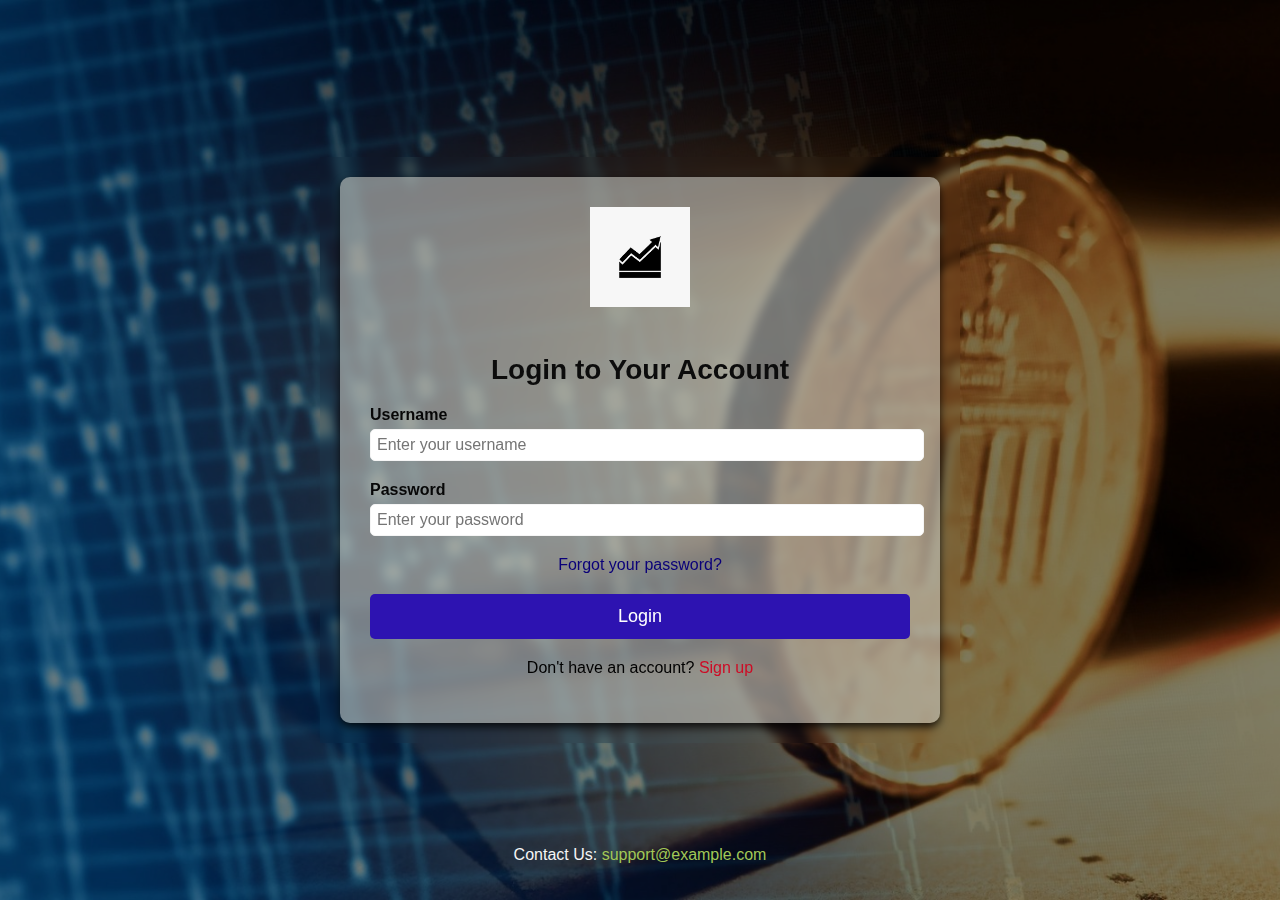
<file: WebDev/1)Personel Finance Dashboard/index.html>
<!DOCTYPE html>
<html lang="en">
<head>
    <meta charset="UTF-8">
    <meta name="viewport" content="width=device-width, initial-scale=1.0">
    <title>Finance Login</title>
    <link rel="stylesheet" href="index.css">
</head>
<body>
    <div class="background">
        <div class="overlay">
            <div class="login-container">
                <div class="login-box">
                    <img src="logo.jpg" alt="Finance Logo" class="logo">
                    <h2>Login to Your Account</h2>
                    <form action="#">
                        <div class="input-group">
                            <label for="username">Username</label>
                            <input type="text" id="username" name="username" placeholder="Enter your username" required>
                        </div>
                        <div class="input-group">
                            <label for="password">Password</label>
                            <input type="password" id="password" name="password" placeholder="Enter your password" required>
                        </div>
                        <div class="forgot-password">
                            <a href="#">Forgot your password?</a>
                        </div>
                        <button type="submit" ><a href="http://127.0.0.1:5500/mainpage.html"class="submit" >Login</a></button>
                    </form>
                    <div class="signup-link">
                        <p>Don't have an account? <a href="#">Sign up</a></p>
                    </div>
                </div>
            </div>
        </div>
        <footer class="contact">
            <p>Contact Us: <a href="mailto:support@example.com">support@example.com</a></p>
        </footer>
    </div>
</body>
</html>
</file>
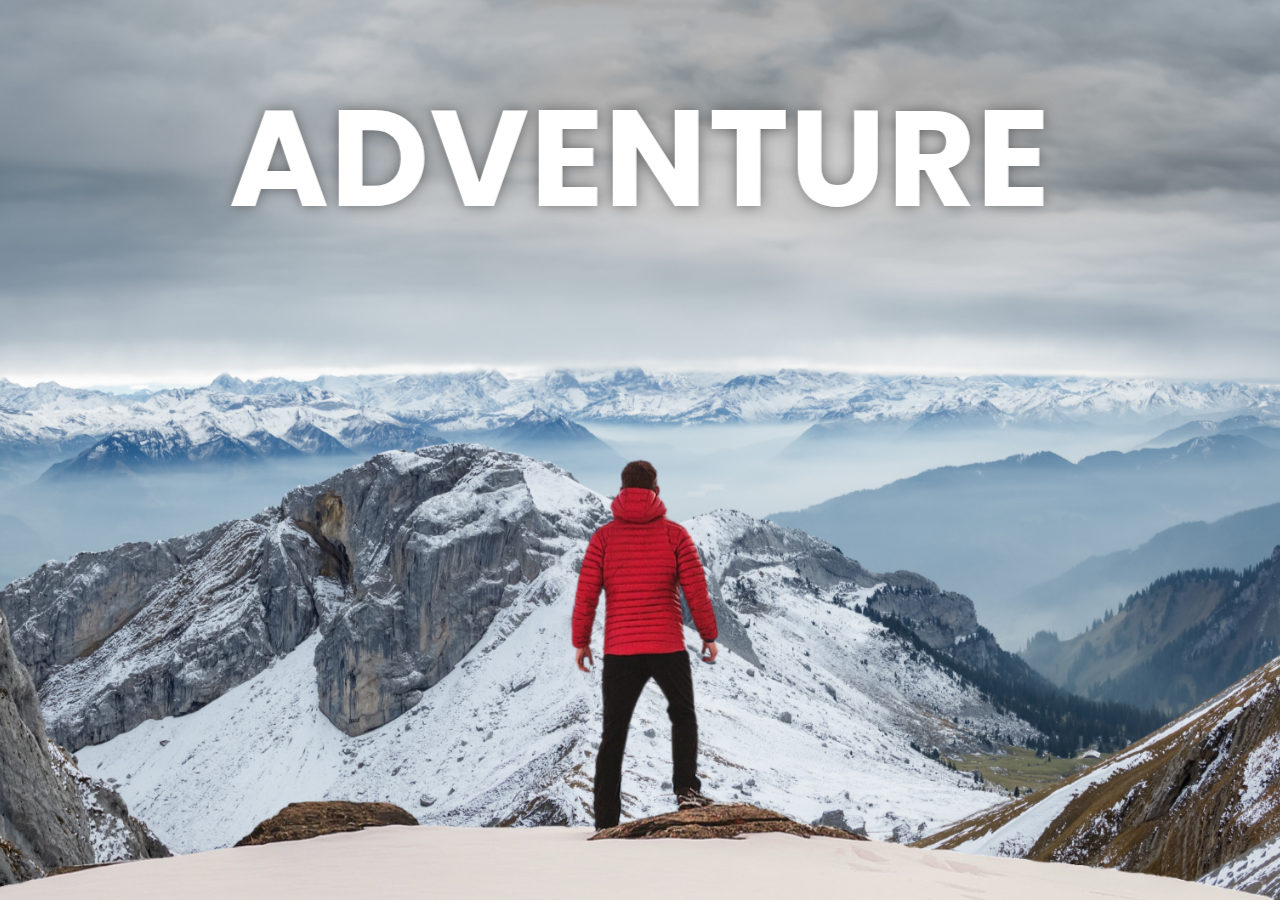
<file: WebDev/2)Parallax Effect/index.html>
<!DOCTYPE html>
<html lang="en">

<head>
    <meta charset="UTF-8">
    <meta http-equiv="X-UA-Compatible" content="IE=edge"/>
    <meta name="viewport" content="width=device-width, initial-scale=1.0">
    <link rel="stylesheet" href="style.css">
    <title>Parallax Effect</title>
</head>

<body>
    <div id="wrapper">

        <div class="container">
            <img src="background.png" alt="background" id="background" class="background">
            <img src="foreground.png" alt="foreground" id="foreground" class="foreground">
            <h1>ADVENTURE</h1>
        </div>

        <section>
            <h2 class="secHeading">Adventure Time!</h2>
            <p class="text">
                Adventure sports are thrilling activities that offer an escape from routine life. These sports test your physical and mental limits, offering a unique experience of excitement, challenge, and adventure. Engaging in adventure sports allows individuals to connect with nature, while exploring their personal boundaries. Whether you're climbing a mountain, paddling down a rapid, or flying through the sky, the adrenaline rush of adventure sports is undeniable. These activities bring a sense of freedom and exhilaration, encouraging individuals to push their limits and explore the world from new perspectives.
            </p>

            <div class="bg bg1">
                <h2 class="desc">BIKING</h2>
            </div>
            <p class="text">
                Biking is an exciting outdoor activity that involves riding a bicycle through various terrains such as mountains, forests, and trails. Whether it’s mountain biking or road cycling, biking provides a full-body workout while immersing you in nature. The thrill of navigating tough trails and racing against others brings a sense of adventure. It’s a sport that offers both competition and relaxation, and can be enjoyed individually or as part of a group. Biking also allows you to explore new areas, making it one of the best ways to stay active while discovering new places.
            </p>

            <div class="bg bg2">
                <h2 class="desc">PARA GLIDING</h2>
            </div>
            <p class="text">
                Paragliding is an exhilarating airborne sport where individuals launch into the air with a lightweight, non-motorized glider. The experience offers a bird’s-eye view of the world, with riders soaring through the sky while being controlled by wind currents. Paragliding is often done in scenic locations such as mountains or coastal cliffs, providing breathtaking views. It’s a sport that requires both physical and mental skill, as the glider must be controlled while navigating air currents. Whether you're flying solo or tandem, paragliding offers an unforgettable sense of freedom.
            </p>

            <div class="bg bg3">
                <h2 class="desc">SURFING</h2>
            </div>
            <p class="text">
                Surfing is a water sport where riders balance on a surfboard while riding waves in the ocean. It requires coordination, timing, and an understanding of ocean currents to ride the waves successfully. Surfing can be done on both small and large waves, offering a variety of challenges. It’s a popular sport among thrill-seekers and is often seen as a way to connect with nature. The experience of catching a wave and riding it to the shore is exhilarating. Surfing is more than just a sport; it's a lifestyle and a community, uniting people who share a love for the ocean.
            </p>

            <div class="bg bg4">
                <h2 class="desc">SKYDIVING</h2>
            </div>
            <p class="text">
                Skydiving is an extreme sport where individuals jump from an aircraft at high altitudes, free-falling before deploying a parachute to slow the descent. The experience offers an adrenaline rush like no other, as participants plummet toward the earth at speeds exceeding 120 mph. The freefalling portion of the jump lasts for a brief time, but the sense of freedom and excitement is unmatched. Skydiving can be done solo or with a tandem instructor, and it is often performed over scenic landscapes, providing breathtaking views from thousands of feet in the air.
            </p>

            <div class="bg bg5">
                <h2 class="desc">MOUNTAIN CLIMBING</h2>
            </div>
            <p class="text">
                Mountain climbing is a physically demanding activity that involves scaling mountains or cliffs, often requiring special equipment and skill. The challenge of mountain climbing is both mental and physical, as climbers must navigate steep slopes, rocky terrain, and unpredictable weather conditions. Each ascent provides a unique set of obstacles and risks. Reaching the summit offers a sense of achievement and accomplishment, and the stunning views from the top are the perfect reward for the hard work. It is a sport that fosters teamwork and determination, as many climbs require collaboration among climbers.
            </p>

        </section>
    </div>
</body>
</html>
</file>
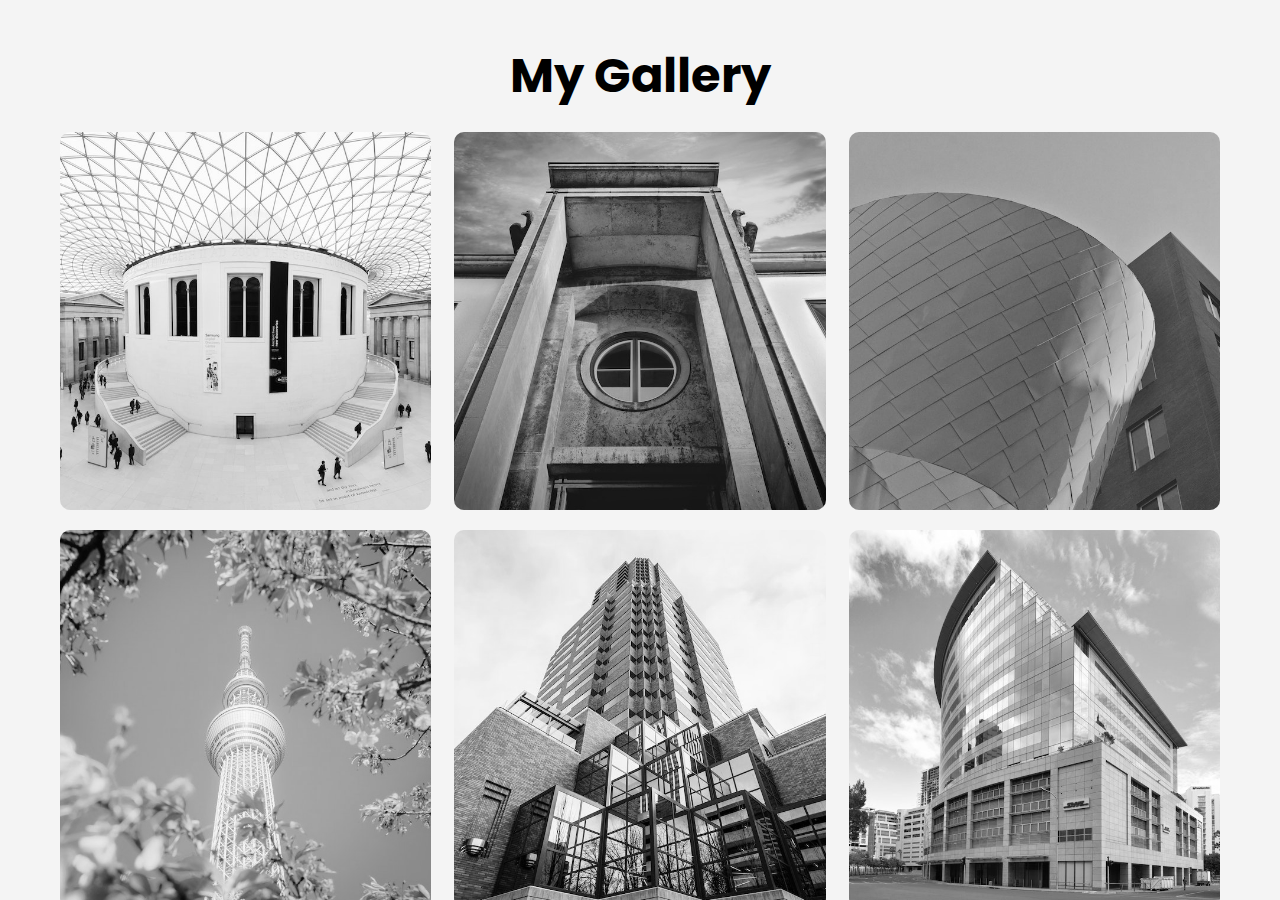
<file: WebDev/3)Image Gallery/index.html>
<!DOCTYPE html>
<html lang="en">
  <head>
    <meta charset="UTF-8" />
    <meta http-equiv="X-UA-Compatible" content="IE=edge" />
    <meta name="viewport" content="width=device-width, initial-scale=1.0" />
    <title>My Gallery</title>

    <!-- Link Style  -->
    <link rel="stylesheet" href="style.css" />

    <!-- Add Favicon  -->
    <link rel="shortcut icon" href="favicon.ico" />
  </head>
  <body>
    <div class="wrapper">
      <div class="container">
        <h1>My Gallery</h1>

        <div class="gallery">
          <figure class="card">
            <img src="image1.jpg" />
            <figcaption>Image 1</figcaption>
          </figure>

          <figure class="card">
            <img src="image2.jpeg" />
            <figcaption>Image 2</figcaption>
          </figure>

          <figure class="card">
            <img src="image3.jpeg" />
            <figcaption>Image 3</figcaption>
          </figure>

          <figure class="card">
            <img src="image4.jpeg" />
            <figcaption>Image 4</figcaption>
          </figure>

          <figure class="card">
            <img src="image5.jpeg" />
            <figcaption>Image 5</figcaption>
          </figure>

          <figure class="card">
            <img src="image6.jpeg" />
            <figcaption>Image 6</figcaption>
          </figure>

          <figure class="card">
            <img src="image7.jpeg" />
            <figcaption>Image 7</figcaption>
          </figure>

          <figure class="card">
            <img src="image8.jpeg" />
            <figcaption>Image 8</figcaption>
          </figure>

          <figure class="card">
            <img src="image9.jpeg" />
            <figcaption>Image 9</figcaption>
          </figure>

          <figure class="card">
            <img src="image10.jpg" />
            <figcaption>Image 10</figcaption>
          </figure>

          <figure class="card">
            <img src="image11.jpg" />
            <figcaption>Image 11</figcaption>
          </figure>

          <figure class="card">
            <img src="image12.jpg" />
            <figcaption>Image 12</figcaption>
          </figure>

          <figure class="card">
            <img src="image13.jpg" />
            <figcaption>Image 13</figcaption>
          </figure>
          <figure class="card">
            <img src="image14.jpg" />
            <figcaption>Image 14</figcaption>
          </figure>

          <figure class="card">
            <img src="image15.jpg" />
            <figcaption>Image 15</figcaption>
          </figure>
        </div>
      </div>
    </div>
  </body>
</html>
</file>
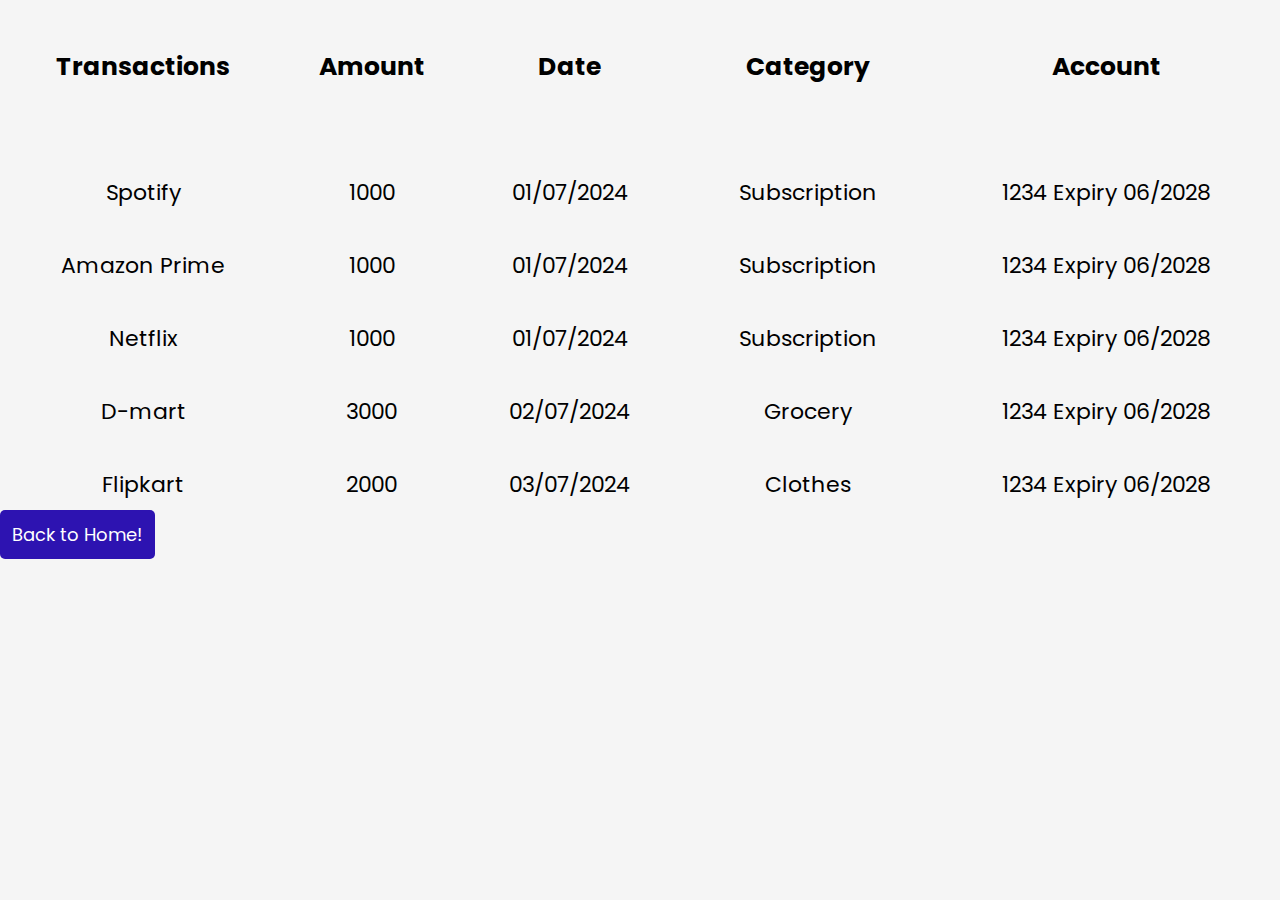
<file: WebDev/1)Personel Finance Dashboard/transaction.html>
<!DOCTYPE html>
<html lang="en">
  <head>
    <meta charset="UTF-8" />
    <meta name="viewport" content="width=device-width, initial-scale=1.0" />
    <title>Transaction</title>
    <link rel="stylesheet" href="transaction.css">
    <link rel="stylesheet" href="https://cdnjs.cloudflare.com/ajax/libs/font-awesome/6.6.0/css/all.min.css" integrity="sha512-Kc323vGBEqzTmouAECnVceyQqyqdsSiqLQISBL29aUW4U/M7pSPA/gEUZQqv1cwx4OnYxTxve5UMg5GT6L4JJg==" crossorigin="anonymous" referrerpolicy="no-referrer" />
  </head>
  <body>
    <div>
      <table>
        <tr>
          <th>Transactions</th>
          <th>Amount</th>
          <th>Date</th>
          <th>Category</th>
          <th>Account</th>
        </tr>
        <tr>
          <td><i style="color: green;" class="fa-brands fa-spotify"></i>   Spotify</td>
          <td>1000</td>
          <td>01/07/2024</td>
          <td>Subscription</td>
          <td><i style="color: rgb(50, 145, 233)"; class="fa-brands fa-cc-visa"></i> 1234 Expiry 06/2028</td>
        </tr>
        <tr>
          <td><i style="color: rgb(188, 208, 32);" class="fa-brands fa-amazon"></i>   Amazon Prime</td>
          <td>1000</td>
          <td>01/07/2024</td>
          <td>Subscription</td>
          <td><i style="color: rgb(50, 145, 233)"; class="fa-brands fa-cc-visa"></i> 1234 Expiry 06/2028</td>
        </tr>
        <tr>
          <td><i style="color: red;" class="fa-solid fa-n"></i>   Netflix</td>
          <td>1000</td>
          <td>01/07/2024</td>
          <td>Subscription</td>
          <td><i style="color: red"; class="fa-brands fa-cc-mastercard"></i> 1234 Expiry 06/2028</td>
        </tr>
        <tr>
          <td><i style="color: green;" class="fa-solid fa-d"></i>   D-mart</td>
          <td>3000</td>
          <td>02/07/2024</td>
          <td>Grocery</td>
          <td><i style="color: rgb(50, 145, 233);" class="fa-brands fa-cc-visa"></i> 1234 Expiry 06/2028</td>
        </tr>
        <tr>
          <td><i style="color: blue;" class="fa-regular fa-f"></i>   Flipkart</td>
          <td>2000</td>
          <td>03/07/2024</td>
          <td>Clothes</td>
          <td><i style="color: red;" class="fa-brands fa-cc-mastercard"></i>  1234 Expiry 06/2028</td>
        </tr>
      </table>
      <div >
        <a href="http://127.0.0.1:5500/mainpage.html"class="button">Back to Home!</a>
    </div>
    </div>
  </body>
</html>
</file>
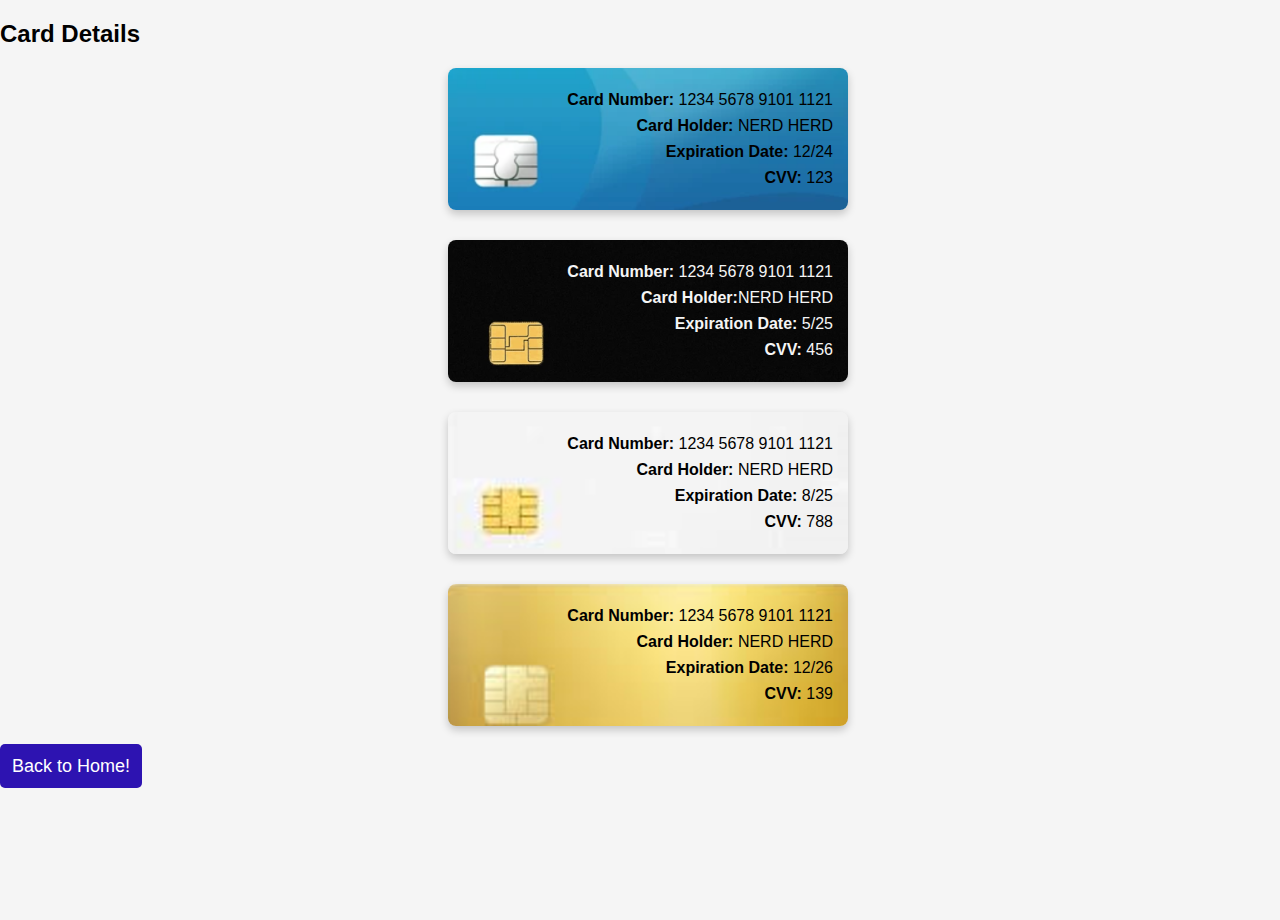
<file: WebDev/1)Personel Finance Dashboard/wallets.html>
<!DOCTYPE html>
<html lang="en">
<head>
    <meta charset="UTF-8">
    <meta name="viewport" content="width=device-width, initial-scale=1.0">
    <title>Credit Card Showcase</title>
    <link rel="stylesheet" href="wallets.css">
</head>
<body>
    <header><h2>Card Details</h2></header>
    <div class="card-container">
        <div class="card-details" id="c0">
            <p><strong>Card Number:</strong> 1234 5678 9101 1121</p>
            <p class="holder"><strong>Card Holder:</strong>  NERD HERD</p>
            <p><strong>Expiration Date:</strong> 12/24</p>
            <p><strong>CVV:</strong> 123</p>
        </div></div>
        <div class="card-container"><div class="card-details" id="c1">
            <p><strong>Card Number:</strong> 1234 5678 9101 1121</p>
            <p class="holder"><strong>Card Holder:</strong>NERD HERD</p>
            <p><strong>Expiration Date:</strong> 5/25</p>
            <p><strong>CVV:</strong> 456</p>
        </div></div>
        <div class="card-container"><div class="card-details" id="c2">
            <p><strong>Card Number:</strong> 1234 5678 9101 1121</p>
            <p class="holder"><strong>Card Holder:</strong> NERD HERD</p>
            <p><strong>Expiration Date:</strong> 8/25</p>
            <p><strong>CVV:</strong> 788</p>
        </div></div>
        <div class="card-container"><div class="card-details" id="c3">
            <p><strong>Card Number:</strong> 1234 5678 9101 1121</p>
            <p class="holder"><strong>Card Holder:</strong> NERD HERD</p>
            <p><strong>Expiration Date:</strong> 12/26</p>
            <p><strong>CVV:</strong> 139</p>
        </div></div>
        <div>
            <a href="http://127.0.0.1:5500/mainpage.html" class="button">Back to Home!</a>
        </div>
</body>
</html>
</file>
<file: WebDev/1)Personel Finance Dashboard/index.css>
body, html {
    margin: 0;
    padding: 0;
    height: 100%;
    font-family: Arial, sans-serif;
}

.background {
    background: url('bg.jpg') no-repeat center center fixed;
    background-size: cover;
    height: 100%;
    display: flex;
    flex-direction: column;
    justify-content: center;
    position: relative;
}

.overlay {
    background: rgba(0, 0, 0, 0.5); /* Dark overlay for better text readability */
    display: flex;
    justify-content: center;
    align-items: center;
    height: 100%;
}

.login-container {
    display: flex;
    justify-content: center;
    align-items: center;
    width: 100%;
    max-width: 600px;
    padding: 20px;
    backdrop-filter: blur(5px);
}

.login-box {
    width: 100%;
    padding: 30px;
    background: #cdcdc693;
    border-radius: 10px;
    box-shadow: 0 4px 8px rgba(0, 0, 0, 0.8);
    text-align: center;
    /* backdrop-filter: blur(500px); */
}

.logo {
    width: 100px;
    margin-bottom: 20px;
}

.login-box h2 {
    margin-bottom: 20px;
    font-size: 28px;
    color: #0c0c0c;
    /* backdrop-filter: blur(50px); */
}

.input-group {
    margin-bottom: 20px;
    text-align: left;
}

.input-group label {
    display: block;
    margin-bottom: 5px;
    font-weight: bold;
    color: #070707;
}

.input-group input {
    width: 100%;
    padding: 6px;
    border: 1px solid whitesmoke;
    border-radius: 5px;
    font-size: 16px;
}

.input-group input:focus {
    border-color: #2a0b87;
    outline: none;
}

.forgot-password {
    margin-bottom: 20px;
}

.forgot-password a {
    color: #0a0079;
    text-decoration: none;
}

.forgot-password a:hover {
    text-decoration: underline;
}

button {
    width: 100%;
    padding: 12px;
    border: none;
    border-radius: 5px;
    background: #2d13b1;
    color: whitesmoke;
    font-size: 18px;
    cursor: pointer;
    transition: background 0.3s;
}

button:hover {
    background: #03004d;
}

.signup-link {
    margin-top: 20px;
}

.signup-link a {
    color: #cd0c26;
    text-decoration: none;
}

.signup-link a:hover {
    text-decoration: underline;
}

.contact {
    position: absolute;
    bottom: 20px;
    width: 100%;
    text-align: center;
    color: whitesmoke;
}

.contact a {
    color: #a1c857;
    text-decoration: none;
}

.contact a:hover {
    text-decoration: underline;
}
.submit{
    text-decoration: none;
    color:white;
}
</file>
<file: WebDev/2)Parallax Effect/style.css>
/* Apply Poppins font globally */
@import url('https://fonts.googleapis.com/css2?family=Poppins:wght@600&display=swap');

* {
    margin: 0;
    padding: 0;
    box-sizing: border-box;
    font-family: 'Poppins', sans-serif; /* Applied font-family globally */
    scroll-behavior: smooth;
}

#wrapper{
    height: 100vh;
    /* overflow-y: auto; */
    overflow-x: hidden;     /* to disable scrolling in x direction */
    perspective: 10px;
}

.container{
    position: relative;
    height: 100%;
    display: flex;
    justify-content: center;
    align-items: center;
    transform-style: preserve-3d;     /* to enable 3d effects or to enable perspective */
    z-index: -1;
}

.background,.foreground{
    position: absolute;    /* to overlap the images */
    height: 100vh;
    width: 100%;
    object-fit: cover;     /* used to specify how an img or video should be resized to fit its container */
    z-index: -1;     /* to make the adventure heading at the top of images (z-index of heading is 0) */
}

#background{
    transform: translateZ(-39px)  scale(5);     /* to get the parallax effect */     /* Use -39 */
}

#foreground{
    transform: translateZ(-20px) scale(3);     /* to get the parallax effect */
}


/* Data given by UI/UX designer  */
.container h1{
    position: absolute;
    top: 3.5rem;
    left: 50%;
    transform: translateX(-50%);
    text-transform: uppercase;
    font-size: 8.5rem;
    letter-spacing: 1.5px;
    color: white;
    text-shadow: 0 0 15px rgba(0, 0, 0, 0.5), 0 0 25px rgba(255, 255, 255, 0.3);
}

section{
    background-color: rgb(45,45,45);
    color: white;
    padding: 5rem 0;
}

.secHeading{
    font-size: 5rem;
    padding: 0 10rem;
}

.desc{
    position: absolute;
    background-color: white;
    padding: 0.5rem 2.5rem;
    color: black;
    top: 50%;
    left: 50%;
    transform: translate(-50%,-50%);
    border-radius: 8px;
    font-size: 3.5rem;
    font-weight: 600;
}

.text{
    font-size: 1.5rem;
    padding: 0 10rem;
    margin: 5rem 0;
    letter-spacing: 1px;
}

.bg1{
    background-image: url(sport-1.jpg);
}
.bg2{
    background-image: url(sport-2.jpg);
}
.bg3{
    background-image: url(sport-3.jpg);
}
.bg4{
    background-image: url(sport-4.jpg);
}
.bg5{
    background-image: url(sport-5.jpg);
}

.bg{
    position: relative;
    width: 100%;
    background-attachment: fixed;/* to fix the background img while scrolling */
    background-position: center;    /* to make background img center */
    background-size: cover;    /* backgound img covers the whole box */
    height: 500px;

}
</file>
<file: WebDev/3)Image Gallery/style.css>
@import url("https://fonts.googleapis.com/css2?family=Poppins:wght@200;300;400;500;600;700;800&display=swap");

* {
    padding: 0;
    margin: 0;
    box-sizing: border-box;
}

html,body {
    font-family: "Poppins", sans-serif;
    background-color: #f4f4f4;
}

.wrapper {
    height: 100vh;
    overflow-x: hidden;
    overflow-y: auto;
  
}

.container {
    height: 100%;
    max-width: 1200px;
    margin: 0 auto;    /* to equal left and right margin */
    padding: 20px;
}

.container h1{
    margin: 20px 0;
    text-align: center;
    margin-bottom: 20px;
    font-size: 3rem;
}
.gallery{
    display: flex;
    flex-wrap: wrap;
    justify-content: space-between;
}
.card{
    width: 32%;
    position: relative;
    margin-bottom: 20px;
    border-radius: 10px;
    overflow: hidden;
}
.card img{
    height: 100%;
    width: 100%;
    filter: grayscale(100%);
    box-shadow: 0 0 20px #333;
    object-fit: cover;
}
.card:hover{
    transform: scale(1.03);
    filter: drop-shadow(0 0 10px #333);
    transition: 0.4s;
}
.card:hover img{
    filter: grayscale(0%);
    transition: 0.7s;
}

.card figcaption{
    position: absolute;
    bottom: 0;
    left: 0;
    padding: 25px;
    width: 100%;
    height: 20%;
    font-size: 16px;
    font-weight: 500;
    text-align: center;
    color: #fff;
    opacity: 0;
    border-radius: 0 0 10px 10px;
    background: linear-gradient(0deg,rgba(0,0,0,0.4)0%,rgba(255,255,255 ,0) 100%);
    transition: 1.2s;
} 
.card:hover figcaption
{
    opacity: 1;
    transform: scale(1.1);
}
</file>
<file: WebDev/1)Personel Finance Dashboard/transaction.css>
@import url('https://fonts.googleapis.com/css2?family=Poppins:ital,wght@0,100;0,200;0,300;0,400;0,500;0,600;0,700;0,800;0,900;1,100;1,200;1,300;1,400;1,500;1,600;1,700;1,800;1,900&display=swap');
body {
    margin: 0;
    padding: 0;
    box-sizing: border-box;
    font-family: 'Poppins';
    margin-top: 40px;
    background-color: whitesmoke;
}

table {
    width: 100%;
    border-collapse: collapse;
}

th, td {
    /* border: 1px solid #ddd; */
    padding: 8px;
    text-align: left;
}

th {
    /* background-color: #f2f2f2; */
    font-size: 25px;
    padding-bottom: 70px;
    text-align: center;
}
td{
    font-size: 22px;
    padding: 20px;
    text-align: center;
}
.button {
    width: 100%;
    padding: 12px;
    border: none;
    border-radius: 5px;
    background: #2d13b1;
    color: whitesmoke;
    font-size: 18px;
    cursor: pointer;
    transition: background 0.3s;
    text-decoration: none;
    color: white;
    align-items: center;
}

.button:hover {
    background: #03004d;
}
</file>
<file: WebDev/1)Personel Finance Dashboard/wallets.css>
body {
    font-family: Arial, sans-serif;
    /* display: flex; */
    justify-content: center;
    align-items: center;
    height: 100vh;
    margin: 0;
    background-color: whitesmoke;
}

.card-container {
    background-color: whitesmoke;
    border-radius: 8px;
    box-shadow: 0 4px 8px rgba(0, 0, 0, 0.2);
    max-width: 400px;
    text-align: right;
    display:grid;
    flex-direction:row;
    overflow: hidden;
    margin-bottom: 30px; 
    /* background-image: url("card.png"); */
    background-size: cover;
    align-items: center;
    margin-left: 35%;

    grid-template-columns: repeat(1, 1fr);
    gap: 10px; /* Optional: Adds space between the grid items */
}

.credit-card {
    width: 100%;
    height: auto;
}

.card-details {
    padding: 15px;
}

.card-details h2 {
    margin-top: 0;
    align-self: center;
}

.card-details p {
    margin: 8px 0;
}
.card{
    margin:1em;
}
.holder{
    text-align: right;
}
.button {
    width: 100%;
    padding: 12px;
    border: none;
    border-radius: 5px;
    background: #2d13b1;
    color: whitesmoke;
    font-size: 18px;
    cursor: pointer;
    transition: background 0.3s;
    text-decoration: none;
    color: white;
    align-items: center;
}

.button:hover {
    background: #03004d;
}
#c0{
    background-image: url("card.png");
    background-size: cover;
}
#c1{
    background-image: url("card1.png");
    background-size: cover;
    color:whitesmoke;
}
#c2{
    background-image: url("card2.png");
    background-size: cover;
}
#c3{
    background-image: url("card3.png");
    background-size: cover;
}
</file>
